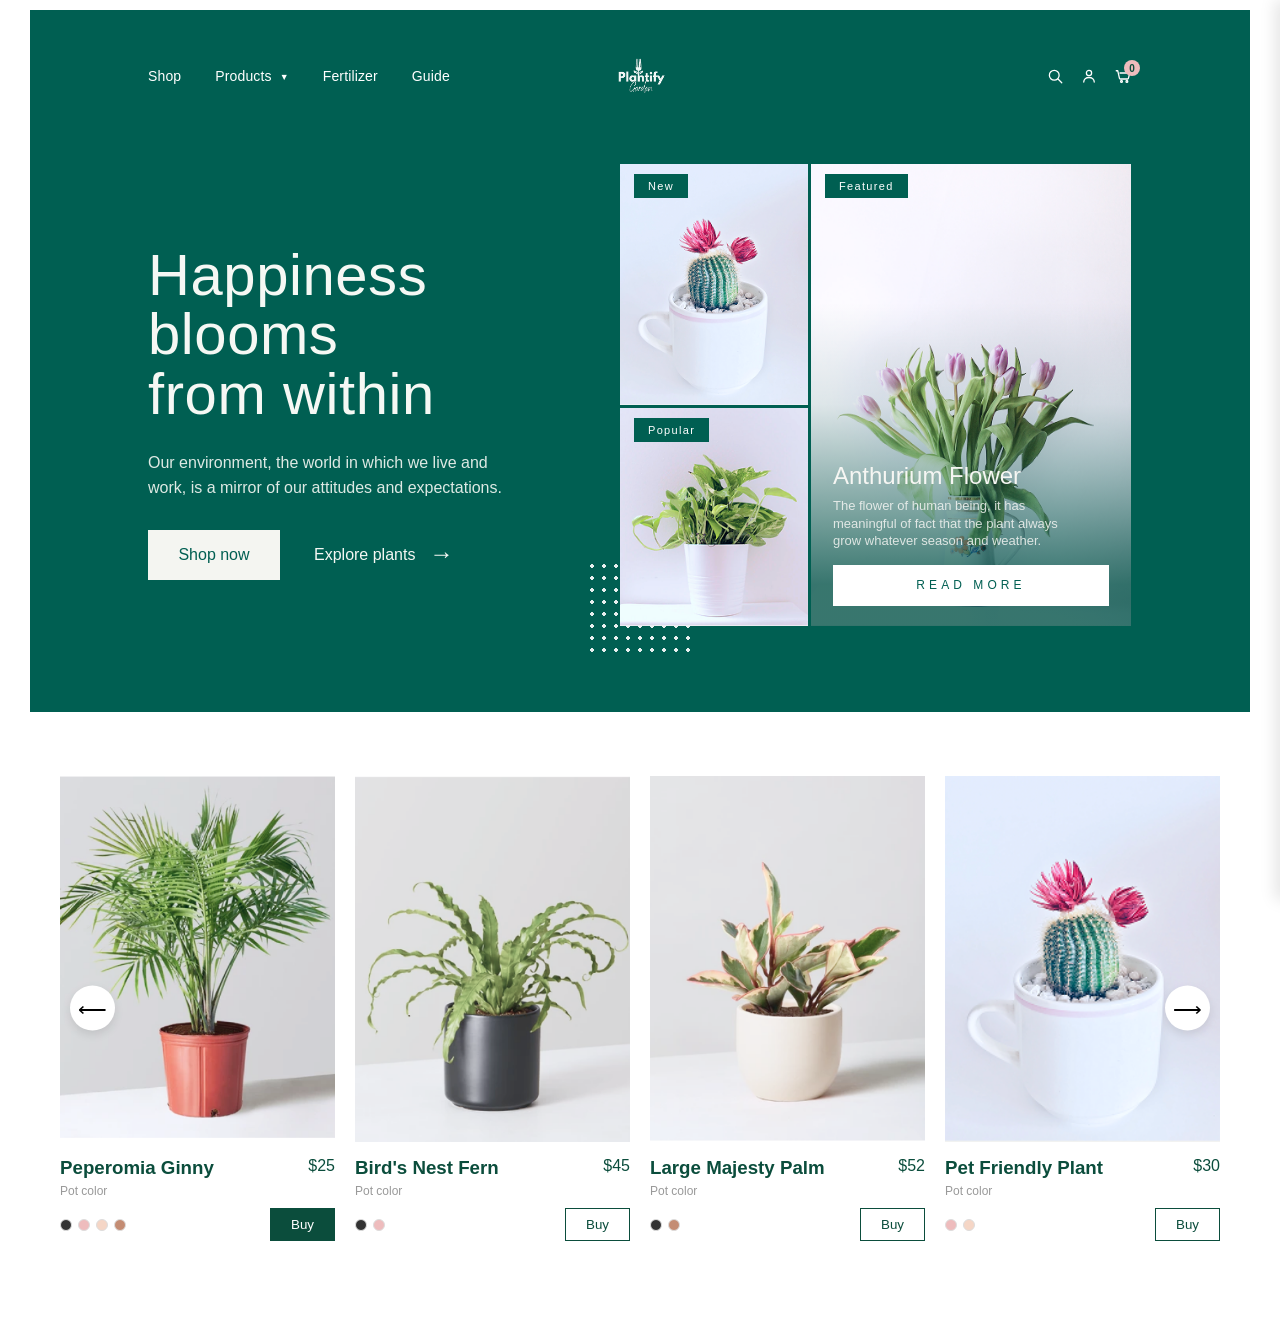
<file: index.html>
<!DOCTYPE html>
<html lang="uk">
<head>
    <meta charset="UTF-8">
    <meta name="viewport" content="width=device-width, initial-scale=1.0">
    <title>Plantify Garden - Магазин вазонів</title>
    <link rel="stylesheet" href="style.css">
</head>
<body>
    <header class="main-header">
        <nav class="nav-left">
            <a href="#">Shop</a>
            <a href="#">Products <span class="nav-caret">▼</span></a>
            <a href="#">Fertilizer</a>
            <a href="#">Guide</a>
        </nav>

        <div class="logo">
            <img src="Black & White Geometric Beauty Circle Logo 1.png" alt="Plantify Garden">
        </div>

        <div class="nav-right">
            <button class="icon-btn search-toggle" type="button" aria-label="Search">
                <span class="header-icon" aria-hidden="true">
                    <svg viewBox="0 0 24 24" focusable="false">
                        <circle cx="11" cy="11" r="6.5"></circle>
                        <path d="M16 16L21 21"></path>
                    </svg>
                </span>
            </button>

            <button class="icon-btn account-toggle" type="button" aria-label="Account">
                <span class="header-icon" aria-hidden="true">
                    <svg viewBox="0 0 24 24" focusable="false">
                        <circle cx="12" cy="8" r="3.5"></circle>
                        <path d="M5 20c0-3.3 2.9-6 7-6s7 2.7 7 6"></path>
                    </svg>
                </span>
            </button>

            <button class="icon-btn cart-toggle" type="button" onclick="toggleCart()" aria-label="Cart">
                <span class="header-icon" aria-hidden="true">
                    <svg viewBox="0 0 24 24" focusable="false">
                        <path d="M3 5h2l2.3 10.2a1 1 0 0 0 1 .8h9.9a1 1 0 0 0 1-.8L21 8H8"></path>
                        <circle cx="10" cy="19.2" r="1.2"></circle>
                        <circle cx="17.2" cy="19.2" r="1.2"></circle>
                    </svg>
                </span>
                <span id="cart-count">0</span>
            </button>

            <div class="search-container">
                <input type="text" id="searchInput" placeholder="Пошук вазонів..." onkeyup="liveSearch()" autocomplete="off">
                <div id="searchSuggestions" class="search-suggestions"></div>
            </div>
        </div>
    </header>

    <section class="hero">
        <div class="hero-container">
            <div class="hero-text">
                <h1>Happiness blooms from within</h1>
                <p>
                    Our environment, the world in which we live and work,
                    is a mirror of our attitudes and expectations.
                </p>

                <div class="hero-btns">
                    <a href="#catalog" class="btn-shop">Shop now</a>
                    <a href="explore.html" class="btn-explore">Explore plants <span>→</span></a>
                </div>
            </div>

            <div class="hero-gallery">
                <div class="gallery-dots" aria-hidden="true"></div>

                <div class="side-column">
                    <article class="hero-card hero-card-small">
                        <span class="badge">New</span>
                        <img src="image 2.png" alt="Green potted plant">
                    </article>

                    <article class="hero-card hero-card-small">
                        <span class="badge">Popular</span>
                        <img src="image 3.png" alt="Small cactus in white cup">
                    </article>
                </div>

                <article class="hero-card hero-card-featured">
                    <span class="badge">Featured</span>
                    <img src="image 1.png" alt="Pink flowers bouquet">

                    <div class="featured-content">
                        <h2>Anthurium Flower</h2>
                        <p>
                            The flower of human being, it has meaningful of fact that the plant
                            always grow whatever season and weather.
                        </p>
                        <a href="#catalog" class="read-more-btn">Read more</a>
                    </div>
                </article>
            </div>
        </div>
    </section>

    <section class="featured" id="catalog">
        <div class="container">
            <div class="featured-header">
                <h2></h2>

                <div class="slider-wrapper">
                    <button class="arrow prev-arrow" id="prevBtn">&#10229;</button>

                    <div class="product-slider" id="productSlider">
                        <div class="product-card" onclick="goToProduct('peperomia')">
                            <div class="img-container">
                                <img src="Знімок екрана 2026-04-15 215648.png" alt="Peperomia">
                            </div>
                            <div class="product-info">
                                <div class="name-price">
                                    <h3>Peperomia Ginny</h3>
                                    <span>$25</span>
                                </div>
                                <p class="pot-label">Pot color</p>
                                <div class="card-footer">
                                    <div class="colors">
                                        <span class="dot dark"></span>
                                        <span class="dot pink"></span>
                                        <span class="dot light"></span>
                                        <span class="dot brown"></span>
                                    </div>
                                    <button class="buy-btn">Buy</button>
                                </div>
                            </div>
                        </div>

                        <div class="product-card" onclick="goToProduct('fern')">
                            <div class="img-container">
                                <img src="Знімок екрана 2026-04-15 215633.png" alt="Fern">
                            </div>
                            <div class="product-info">
                                <div class="name-price">
                                    <h3>Bird's Nest Fern</h3>
                                    <span>$45</span>
                                </div>
                                <p class="pot-label">Pot color</p>
                                <div class="card-footer">
                                    <div class="colors">
                                        <span class="dot dark"></span>
                                        <span class="dot pink"></span>
                                    </div>
                                    <button class="buy-btn outline">Buy</button>
                                </div>
                            </div>
                        </div>

                        <div class="product-card" onclick="goToProduct('palm')">
                            <div class="img-container">
                                <img src="Знімок екрана 2026-04-15 215640.png" alt="Palm">
                            </div>
                            <div class="product-info">
                                <div class="name-price">
                                    <h3>Large Majesty Palm</h3>
                                    <span>$52</span>
                                </div>
                                <p class="pot-label">Pot color</p>
                                <div class="card-footer">
                                    <div class="colors">
                                        <span class="dot dark"></span>
                                        <span class="dot brown"></span>
                                    </div>
                                    <button class="buy-btn outline">Buy</button>
                                </div>
                            </div>
                        </div>

                        <div class="product-card" onclick="goToProduct('pet-friendly')">
                            <div class="img-container">
                                <img src="image 2.png" alt="Pet Friendly Plant">
                            </div>
                            <div class="product-info">
                                <div class="name-price">
                                    <h3>Pet Friendly Plant</h3>
                                    <span>$30</span>
                                </div>
                                <p class="pot-label">Pot color</p>
                                <div class="card-footer">
                                    <div class="colors">
                                        <span class="dot pink"></span>
                                        <span class="dot light"></span>
                                    </div>
                                    <button class="buy-btn outline">Buy</button>
                                </div>
                            </div>
                        </div>

                        <div class="product-card" onclick="goToProduct('snake')">
                            <div class="img-container">
                                <img src="image 3.png" alt="Snake Plant">
                            </div>
                            <div class="product-info">
                                <div class="name-price">
                                    <h3>Snake Plant</h3>
                                    <span>$35</span>
                                </div>
                                <p class="pot-label">Pot color</p>
                                <div class="card-footer">
                                    <div class="colors">
                                        <span class="dot dark"></span>
                                        <span class="dot pink"></span>
                                    </div>
                                    <button class="buy-btn outline">Buy</button>
                                </div>
                            </div>
                        </div>

                        <div class="product-card" onclick="goToProduct('monstera')">
                            <div class="img-container">
                                <img src="image 11.png" alt="Monstera">
                            </div>
                            <div class="product-info">
                                <div class="name-price">
                                    <h3>Monstera Deliciosa</h3>
                                    <span>$60</span>
                                </div>
                                <p class="pot-label">Pot color</p>
                                <div class="card-footer">
                                    <div class="colors">
                                        <span class="dot dark"></span>
                                        <span class="dot brown"></span>
                                    </div>
                                    <button class="buy-btn outline">Buy</button>
                                </div>
                            </div>
                        </div>
                    </div>

                    <button class="arrow next-arrow" id="nextBtn">&#10230;</button>
                </div>
            </div>
        </div>
    </section>

    <div id="cart-sidebar" class="cart-sidebar">
        <div class="cart-header">
            <h3>Ваш кошик</h3>
            <button onclick="toggleCart()" class="close-cart">×</button>
        </div>
        <div id="cart-items"></div>
        <div class="cart-total">
            <span>Разом:</span>
            <span id="total-price">$0</span>
        </div>
    </div>

    <script src="script.js"></script>
</body>
</html>
</file>
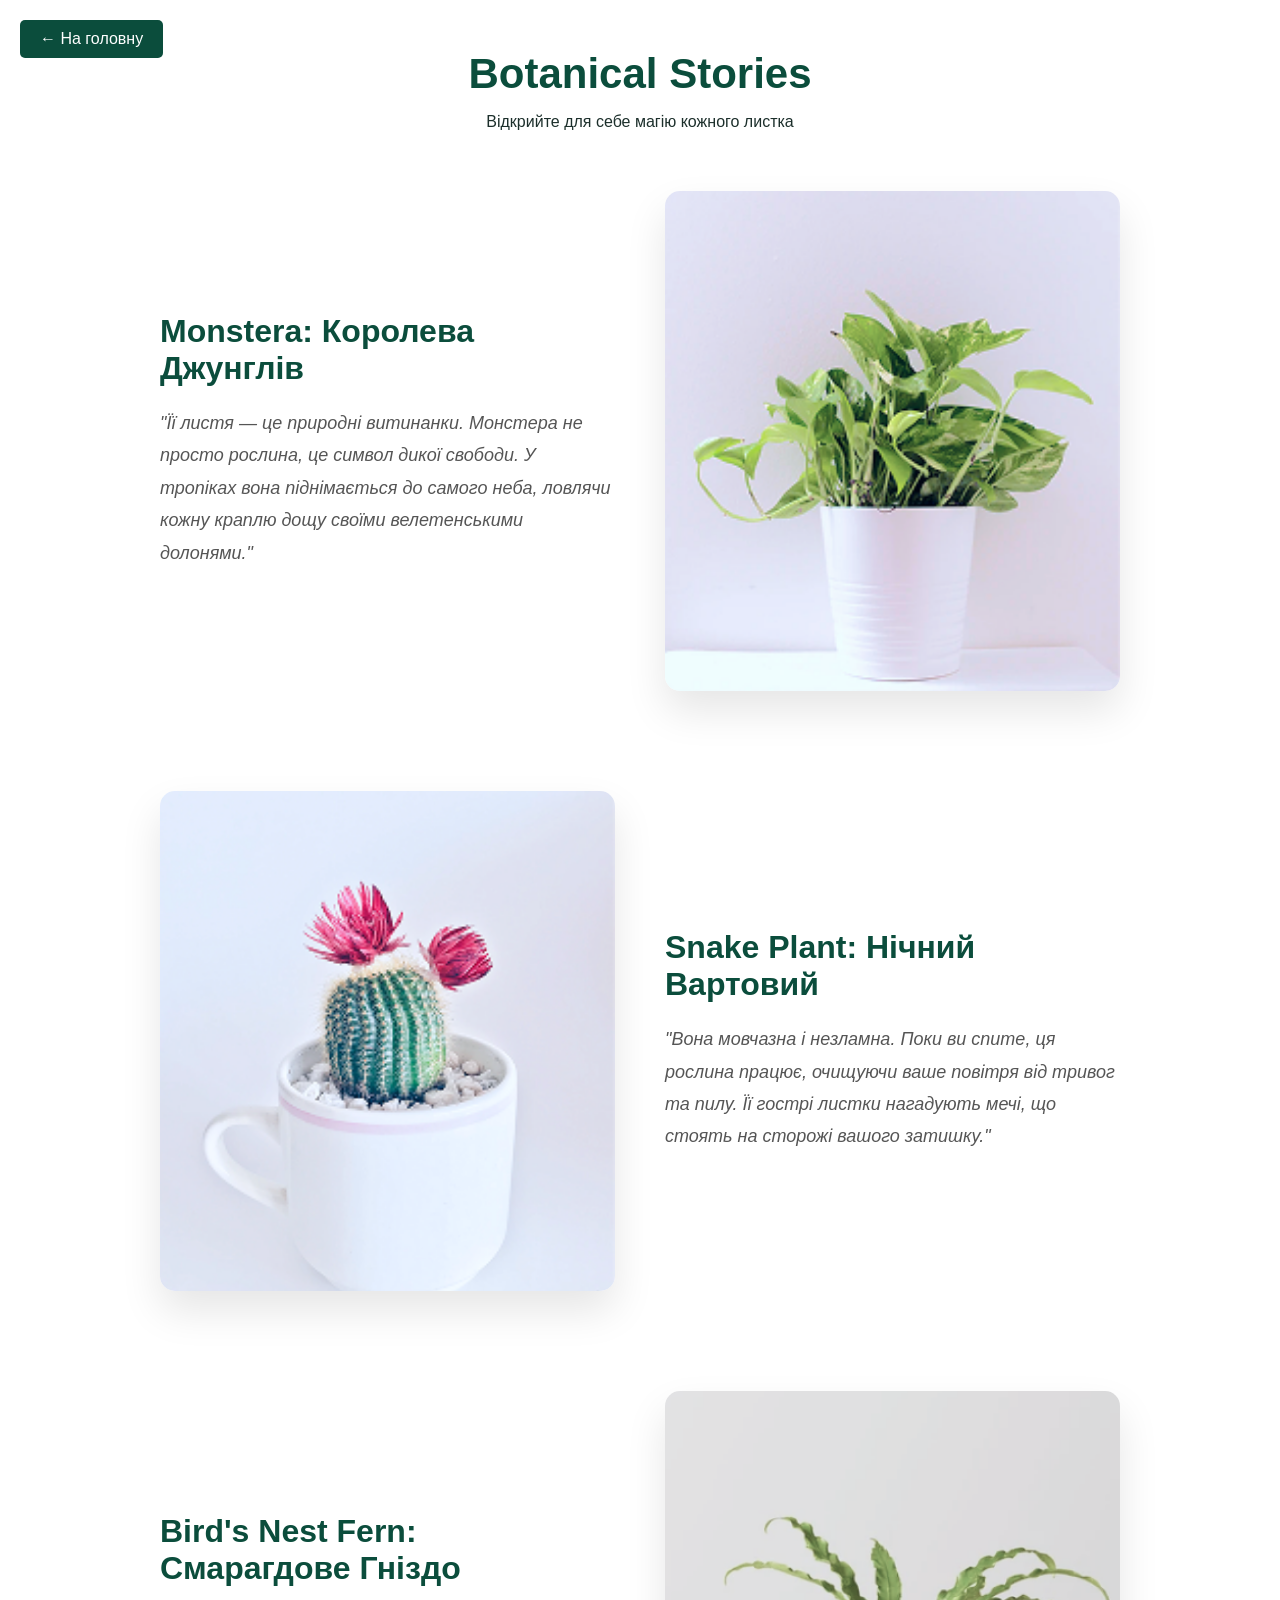
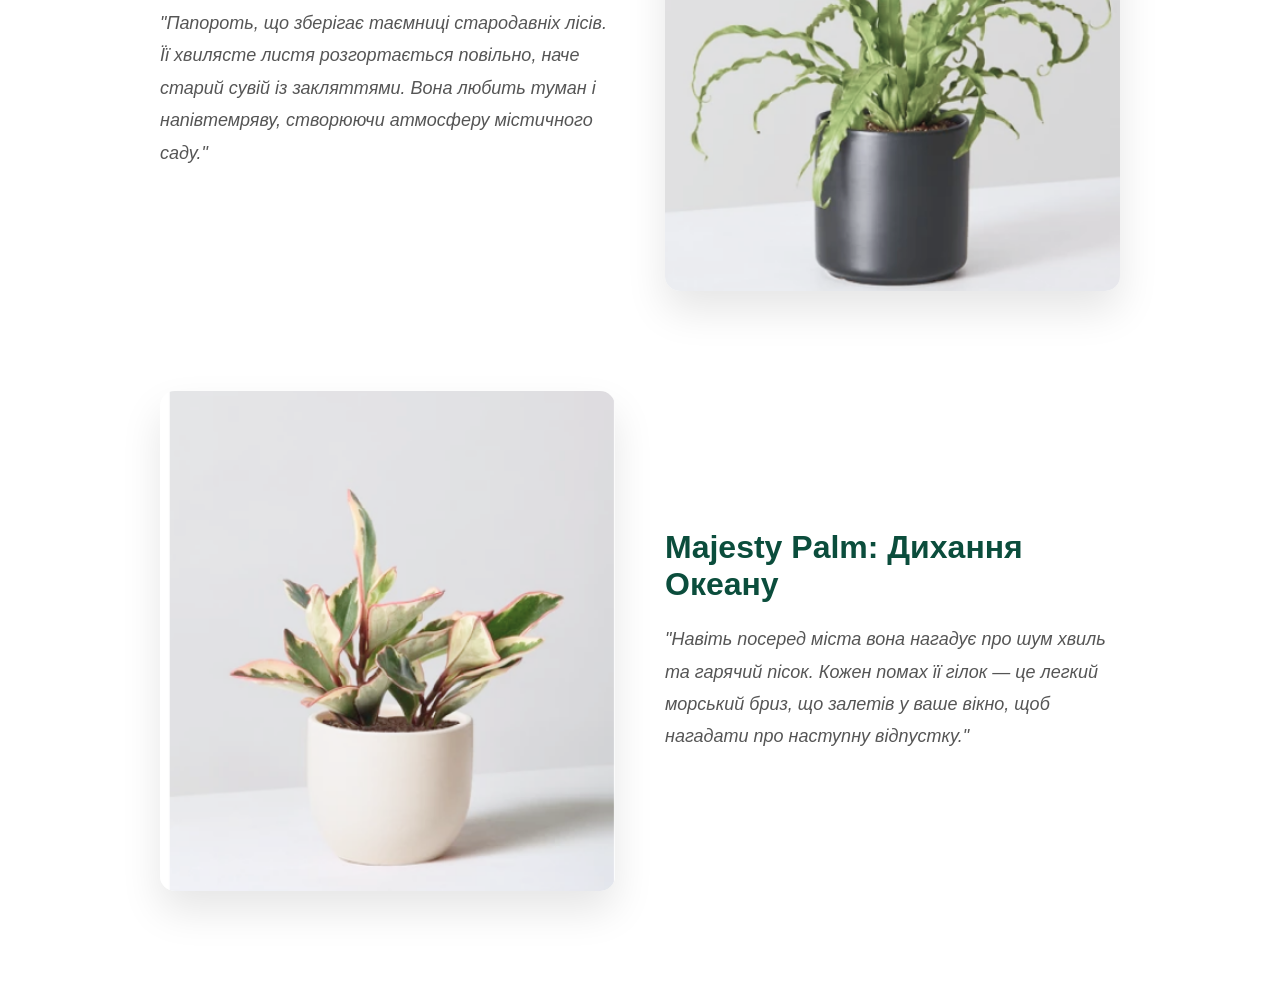
<file: explore.html>
<!DOCTYPE html>
<html lang="uk">
<head>
    <meta charset="UTF-8">
    <meta name="viewport" content="width=device-width, initial-scale=1.0">
    <title>Explore Plants — Натхнення</title>
    <link rel="stylesheet" href="style.css">
    <style>
        .explore-container {
            max-width: 1000px;
            margin: 50px auto;
            padding: 0 20px;
        }
        .explore-header {
            text-align: center;
            margin-bottom: 60px;
        }
        .explore-header h1 {
            color: #0b4d3c;
            font-size: 42px;
            margin-bottom: 15px;
        }
        .plant-story-card {
            display: flex;
            align-items: center;
            gap: 50px;
            margin-bottom: 100px;
            opacity: 0;
            transform: translateY(30px);
            transition: all 0.8s ease-out;
        }
        .plant-story-card.visible {
            opacity: 1;
            transform: translateY(0);
        }
        .plant-story-card:nth-child(even) {
            flex-direction: row-reverse;
        }
        .story-img {
            flex: 1;
            height: 500px;
            border-radius: 15px;
            overflow: hidden;
            box-shadow: 0 20px 40px rgba(0,0,0,0.1);
        }
        .story-img img {
            width: 100%;
            height: 100%;
            object-fit: cover;
        }
        .story-text {
            flex: 1;
        }
        .story-text h2 {
            color: #0b4d3c;
            font-size: 32px;
            margin-bottom: 20px;
        }
        .story-text p {
            font-size: 18px;
            line-height: 1.8;
            color: #555;
            font-style: italic;
        }
        .back-home {
            position: fixed;
            top: 20px;
            left: 20px;
            background: #0b4d3c;
            color: white;
            padding: 10px 20px;
            text-decoration: none;
            border-radius: 5px;
            z-index: 1000;
        }
    </style>
</head>
<body>

    <a href="index.html" class="back-home">← На головну</a>

    <div class="explore-container">
        <div class="explore-header">
            <h1>Botanical Stories</h1>
            <p>Відкрийте для себе магію кожного листка</p>
        </div>

        <div class="plant-story-card">
            <div class="story-img">
                <img src="image 3.png" alt="Monstera">
            </div>
            <div class="story-text">
                <h2>Monstera: Королева Джунглів</h2>
                <p>"Її листя — це природні витинанки. Монстера не просто рослина, це символ дикої свободи. У тропіках вона піднімається до самого неба, ловлячи кожну краплю дощу своїми велетенськими долонями."</p>
            </div>
        </div>

        <div class="plant-story-card">
            <div class="story-img">
                <img src="image 2.png" alt="Snake Plant">
            </div>
            <div class="story-text">
                <h2>Snake Plant: Нічний Вартовий</h2>
                <p>"Вона мовчазна і незламна. Поки ви спите, ця рослина працює, очищуючи ваше повітря від тривог та пилу. Її гострі листки нагадують мечі, що стоять на сторожі вашого затишку."</p>
            </div>
        </div>

        <div class="plant-story-card">
            <div class="story-img">
                <img src="Знімок екрана 2026-04-15 215633.png" alt="Fern">
            </div>
            <div class="story-text">
                <h2>Bird's Nest Fern: Смарагдове Гніздо</h2>
                <p>"Папороть, що зберігає таємниці стародавніх лісів. Її хвилясте листя розгортається повільно, наче старий сувій із закляттями. Вона любить туман і напівтемряву, створюючи атмосферу містичного саду."</p>
            </div>
        </div>

        <div class="plant-story-card">
            <div class="story-img">
                <img src="Знімок екрана 2026-04-15 215640.png" alt="Palm">
            </div>
            <div class="story-text">
                <h2>Majesty Palm: Дихання Океану</h2>
                <p>"Навіть посеред міста вона нагадує про шум хвиль та гарячий пісок. Кожен помах її гілок — це легкий морський бриз, що залетів у ваше вікно, щоб нагадати про наступну відпустку."</p>
            </div>
        </div>
    </div>

    <script>
        
        const observer = new IntersectionObserver((entries) => {
            entries.forEach(entry => {
                if (entry.isIntersecting) {
                    entry.target.classList.add('visible');
                }
            });
        }, { threshold: 0.2 });

        document.querySelectorAll('.plant-story-card').forEach(card => {
            observer.observe(card);
        });
    </script>
</body>
</html>
</file>
<file: style.css>
html {
    scroll-behavior: smooth;
}

:root {
    --hero-bg: #005f52;
    --hero-bg-dark: #0b4d3c;
    --hero-copy: #f5f8f4;
    --accent-pink: #eebcbd;
    --text: #1c2f2b;
    --muted: #6e7572;
    --surface: #ffffff;
    --surface-soft: #f4f4f1;
    --shadow: 0 18px 40px rgba(0, 0, 0, 0.08);
}

* {
    box-sizing: border-box;
    margin: 0;
    padding: 0;
    font-family: "Trebuchet MS", "Century Gothic", "Segoe UI", sans-serif;
}

body {
    overflow-x: hidden;
    background: #ffffff;
    color: var(--text);
}

a {
    color: inherit;
}

.main-header {
    background: var(--hero-bg);
    max-width: 1220px;
    margin: 10px auto 0;
    padding: 42px 118px 12px;
    display: flex;
    align-items: center;
    justify-content: space-between;
    color: #ffffff;
}

.nav-left,
.nav-right {
    flex: 1 1 0;
    display: flex;
    align-items: center;
}

.nav-left {
    gap: 34px;
    justify-content: flex-start;
}

.nav-left a {
    text-decoration: none;
    font-size: 14px;
    letter-spacing: 0.01em;
}

.nav-caret {
    font-size: 9px;
    margin-left: 4px;
    position: relative;
    top: -1px;
}

.logo {
    flex: 0 0 auto;
}

.logo img {
    height: 48px;
    display: block;
}

.nav-right {
    justify-content: flex-end;
    gap: 16px;
    position: relative;
}

.icon-btn {
    position: relative;
    border: none;
    background: none;
    color: inherit;
    cursor: pointer;
    display: inline-flex;
    align-items: center;
    justify-content: center;
    padding: 0;
}

.header-icon {
    width: 18px;
    height: 18px;
    display: inline-flex;
}

.header-icon svg {
    width: 100%;
    height: 100%;
    fill: none;
    stroke: #ffffff;
    stroke-width: 1.7;
    stroke-linecap: round;
    stroke-linejoin: round;
}

#cart-count {
    position: absolute;
    top: -7px;
    right: -8px;
    width: 16px;
    height: 16px;
    border-radius: 50%;
    display: flex;
    align-items: center;
    justify-content: center;
    background: var(--accent-pink);
    color: var(--hero-bg-dark);
    font-size: 10px;
    font-weight: 700;
}

.search-container {
    position: absolute;
    right: 0;
    top: 32px;
    width: 230px;
    opacity: 0;
    pointer-events: none;
}

#searchInput {
    width: 100%;
    padding: 8px 15px;
    border-radius: 20px;
    border: 1px solid rgba(255, 255, 255, 0.35);
    background: rgba(255, 255, 255, 0.1);
    color: #ffffff;
    outline: none;
}

#searchInput::placeholder {
    color: rgba(255, 255, 255, 0.72);
}

#searchInput:focus {
    background: #ffffff;
    border-color: #ffffff;
    color: var(--hero-bg-dark);
}

.search-suggestions {
    position: absolute;
    top: calc(100% + 6px);
    left: 0;
    width: 100%;
    background: #ffffff;
    border-radius: 0 0 10px 10px;
    box-shadow: 0 8px 20px rgba(0, 0, 0, 0.14);
    overflow: hidden;
    z-index: 2000;
    display: none;
}

.suggestion-item {
    padding: 12px 15px;
    color: #333333;
    cursor: pointer;
    border-bottom: 1px solid #f0f0f0;
    font-size: 14px;
}

.suggestion-item:hover {
    background: #f5f5f5;
    color: var(--hero-bg-dark);
}

.highlight {
    background: var(--accent-pink);
    color: var(--hero-bg-dark);
    font-weight: 700;
    border-radius: 2px;
}

.hero {
    background: var(--hero-bg);
    max-width: 1220px;
    margin: 0 auto;
    padding: 52px 118px 86px;
}

.hero-container {
    display: grid;
    grid-template-columns: 372px minmax(0, 1fr);
    align-items: center;
    gap: 88px;
}

.hero-text {
    color: var(--hero-copy);
    padding-top: 36px;
}

.hero-text h1 {
    max-width: 320px;
    font-size: 58px;
    line-height: 1.02;
    font-weight: 300;
    letter-spacing: 0.01em;
}

.hero-text p {
    max-width: 360px;
    margin-top: 28px;
    color: rgba(245, 248, 244, 0.9);
    font-size: 16px;
    line-height: 1.55;
}

.hero-btns {
    display: flex;
    align-items: center;
    gap: 34px;
    margin-top: 30px;
}

.btn-shop,
.btn-explore,
.read-more-btn,
.buy-btn {
    text-decoration: none;
    transition: transform 0.25s ease, background-color 0.25s ease, color 0.25s ease;
}

.btn-shop {
    min-width: 132px;
    padding: 16px 30px;
    background: #f4f5f1;
    color: var(--hero-bg);
    text-align: center;
    font-size: 16px;
    font-weight: 500;
}

.btn-explore {
    color: var(--hero-copy);
    display: inline-flex;
    align-items: center;
    gap: 14px;
    font-size: 16px;
}

.btn-explore span {
    font-size: 24px;
    line-height: 1;
    position: relative;
    top: -1px;
}

.btn-shop:hover,
.btn-explore:hover,
.read-more-btn:hover,
.buy-btn:hover {
    transform: translateY(-2px);
}

.hero-gallery {
    position: relative;
    width: 100%;
    max-width: 512px;
    margin-left: auto;
    display: grid;
    grid-template-columns: 188px 320px;
    gap: 3px;
}

.side-column {
    display: grid;
    gap: 3px;
}

.hero-card {
    position: relative;
    overflow: hidden;
    background: #eef2f4;
}

.hero-card img {
    width: 100%;
    height: 100%;
    object-fit: cover;
    display: block;
}

.hero-card-small {
    min-height: 215px;
}

.hero-card-featured {
    min-height: 434px;
}

.hero-card-featured::after {
    content: "";
    position: absolute;
    inset: 0;
    background: linear-gradient(to top, rgba(0, 80, 69, 0.78) 9%, rgba(0, 80, 69, 0.12) 48%, rgba(0, 0, 0, 0) 70%);
    pointer-events: none;
}

.badge {
    position: absolute;
    top: 10px;
    left: 14px;
    z-index: 2;
    background: var(--hero-bg);
    color: #ffffff;
    padding: 6px 14px;
    font-size: 11px;
    letter-spacing: 0.12em;
}

.featured-content {
    position: absolute;
    left: 22px;
    right: 22px;
    bottom: 20px;
    z-index: 2;
    color: #ffffff;
}

.featured-content h2 {
    margin-bottom: 8px;
    color: #f6f6f3;
    font-size: 24px;
    font-weight: 300;
    line-height: 1.1;
}

.featured-content p {
    max-width: 255px;
    margin-bottom: 15px;
    color: rgba(246, 246, 243, 0.84);
    font-size: 13px;
    line-height: 1.35;
}

.read-more-btn {
    display: inline-flex;
    align-items: center;
    justify-content: center;
    width: 100%;
    min-height: 41px;
    background: #ffffff;
    color: var(--hero-bg);
    font-size: 12px;
    font-weight: 500;
    letter-spacing: 0.34em;
    text-transform: uppercase;
}

.gallery-dots {
    position: absolute;
    left: -34px;
    bottom: -26px;
    width: 112px;
    height: 92px;
    background-image: radial-gradient(rgba(255, 255, 255, 0.9) 1.6px, transparent 1.6px);
    background-size: 12px 12px;
}

.featured {
    padding: 64px 0 80px;
}

.container {
    max-width: 1200px;
    margin: 0 auto;
    padding: 0 20px;
}

.featured-header {
    display: flex;
    align-items: center;
    justify-content: space-between;
}

.slider-wrapper {
    position: relative;
    width: 100%;
    overflow: hidden;
    display: flex;
    align-items: center;
}

.product-slider {
    display: flex;
    gap: 20px;
    flex-wrap: nowrap;
    transition: transform 0.5s ease-in-out;
}

.product-card {
    flex: 0 0 calc(25% - 15px);
    min-width: calc(25% - 15px);
    cursor: pointer;
}

.img-container {
    margin-bottom: 15px;
    background: var(--surface-soft);
    aspect-ratio: 3 / 4;
    overflow: hidden;
}

.img-container img {
    width: 100%;
    height: 100%;
    object-fit: cover;
    display: block;
}

.name-price {
    display: flex;
    justify-content: space-between;
    gap: 12px;
    margin-bottom: 5px;
    color: var(--hero-bg-dark);
    font-weight: 500;
}

.pot-label {
    margin-bottom: 10px;
    color: #999999;
    font-size: 12px;
}

.card-footer {
    display: flex;
    align-items: center;
    justify-content: space-between;
    gap: 12px;
}

.colors {
    display: flex;
    gap: 6px;
}

.dot {
    width: 12px;
    height: 12px;
    border: 1px solid #dddddd;
    border-radius: 50%;
}

.dot.dark {
    background: #333333;
}

.dot.pink {
    background: var(--accent-pink);
}

.dot.light {
    background: #f5d6c6;
}

.dot.brown {
    background: #c48c73;
}

.buy-btn {
    padding: 8px 20px;
    border: 1px solid var(--hero-bg-dark);
    background: var(--hero-bg-dark);
    color: #ffffff;
    cursor: pointer;
}

.buy-btn.outline {
    background: transparent;
    color: var(--hero-bg-dark);
}

.arrow {
    position: absolute;
    top: 50%;
    transform: translateY(-50%);
    z-index: 10;
    width: 45px;
    height: 45px;
    border: none;
    border-radius: 50%;
    background: #ffffff;
    box-shadow: 0 4px 10px rgba(0, 0, 0, 0.1);
    cursor: pointer;
    display: flex;
    align-items: center;
    justify-content: center;
    font-size: 20px;
}

.prev-arrow {
    left: 10px;
}

.next-arrow {
    right: 10px;
}

.arrow:hover {
    background: var(--hero-bg-dark);
    color: #ffffff;
}

.cart-sidebar {
    position: fixed;
    top: 0;
    right: -350px;
    width: 350px;
    height: 100%;
    padding: 30px;
    background: #ffffff;
    box-shadow: -5px 0 15px rgba(0, 0, 0, 0.1);
    z-index: 2000;
    transition: right 0.4s ease;
}

.cart-sidebar.active {
    right: 0;
}

.cart-header {
    display: flex;
    align-items: center;
    justify-content: space-between;
    padding-bottom: 15px;
    margin-bottom: 20px;
    border-bottom: 1px solid #eeeeee;
}

.close-cart {
    border: none;
    background: none;
    font-size: 28px;
    cursor: pointer;
}

.cart-total {
    display: flex;
    justify-content: space-between;
    margin-top: 30px;
    padding-top: 20px;
    border-top: 2px solid var(--hero-bg-dark);
    font-size: 18px;
    font-weight: 700;
}

@media (max-width: 980px) {
    .main-header {
        margin-top: 0;
        max-width: none;
        padding: 28px 28px 10px;
        flex-wrap: wrap;
        gap: 18px;
    }

    .logo {
        order: -1;
        width: 100%;
        display: flex;
        justify-content: center;
    }

    .nav-left,
    .nav-right {
        flex: 1 1 100%;
        justify-content: center;
        flex-wrap: wrap;
    }

    .search-container {
        position: static;
        width: min(100%, 280px);
        opacity: 1;
        pointer-events: auto;
    }
}
</file>
